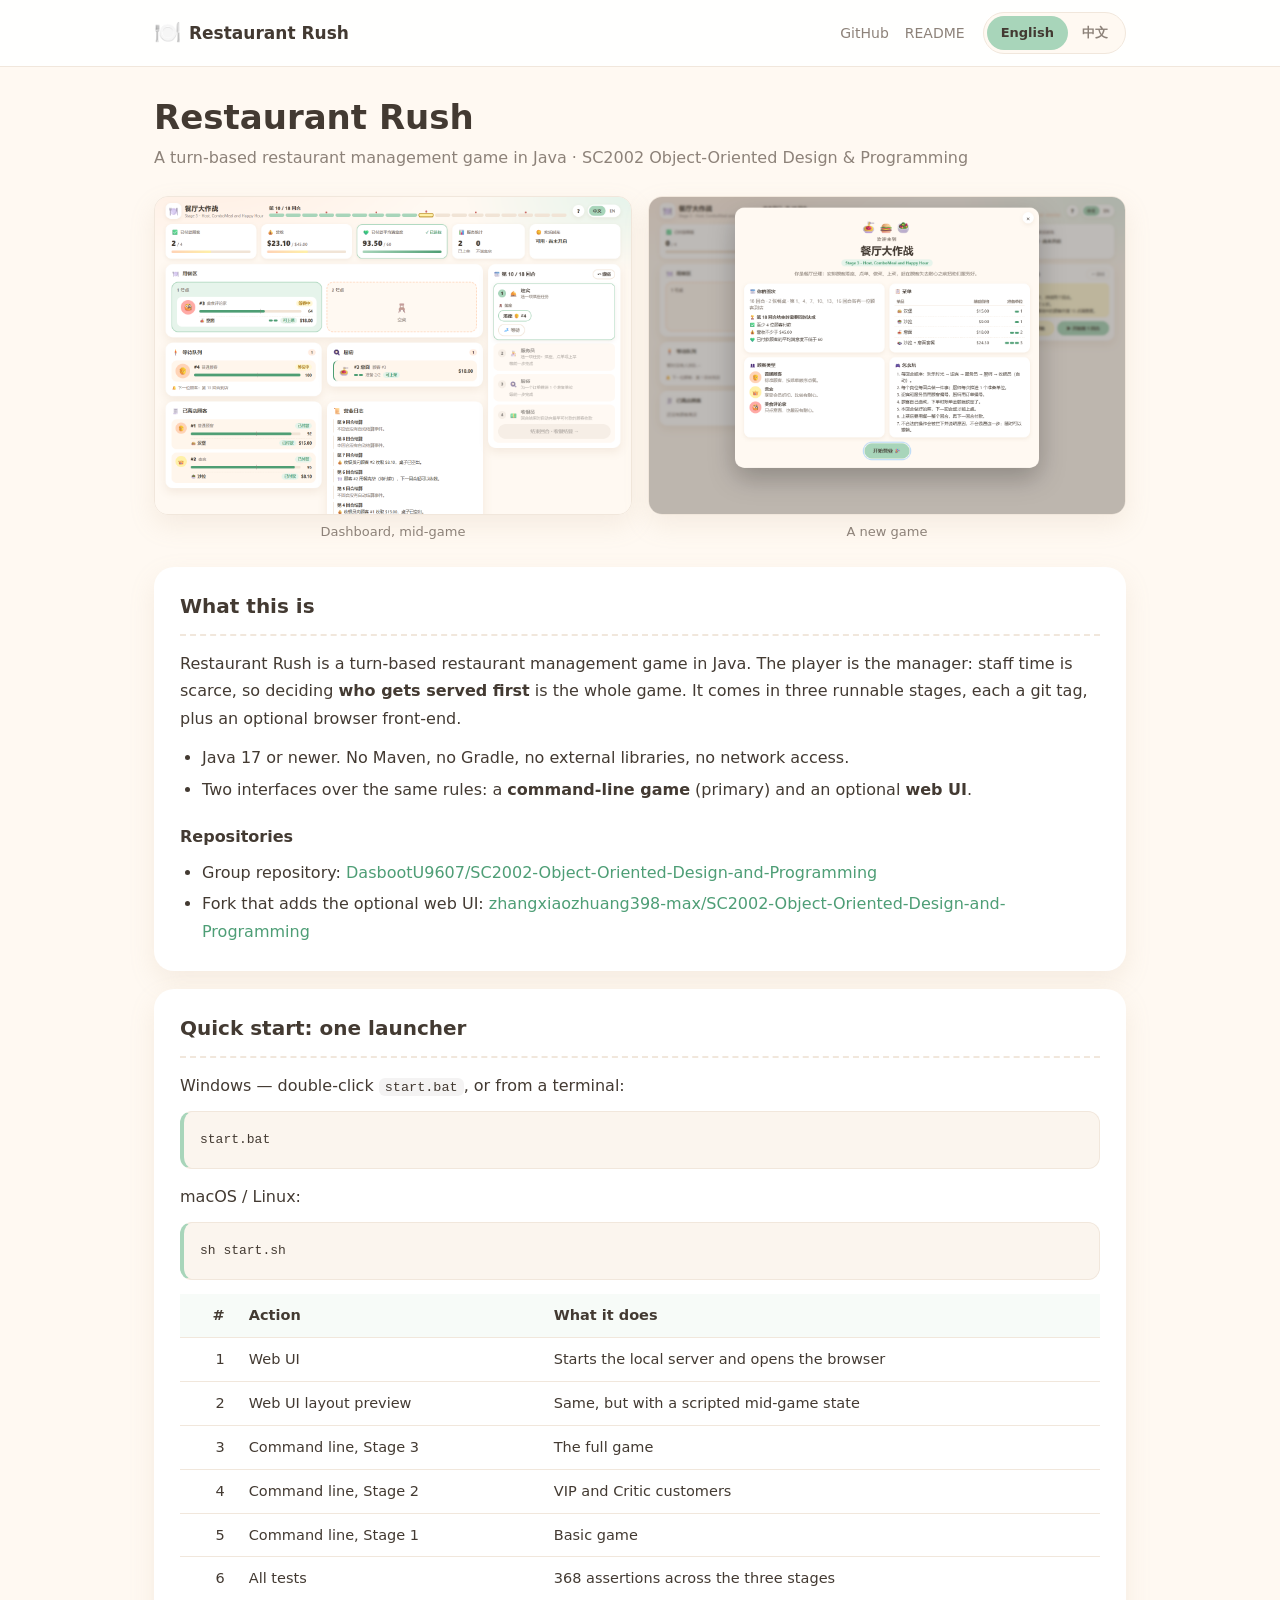
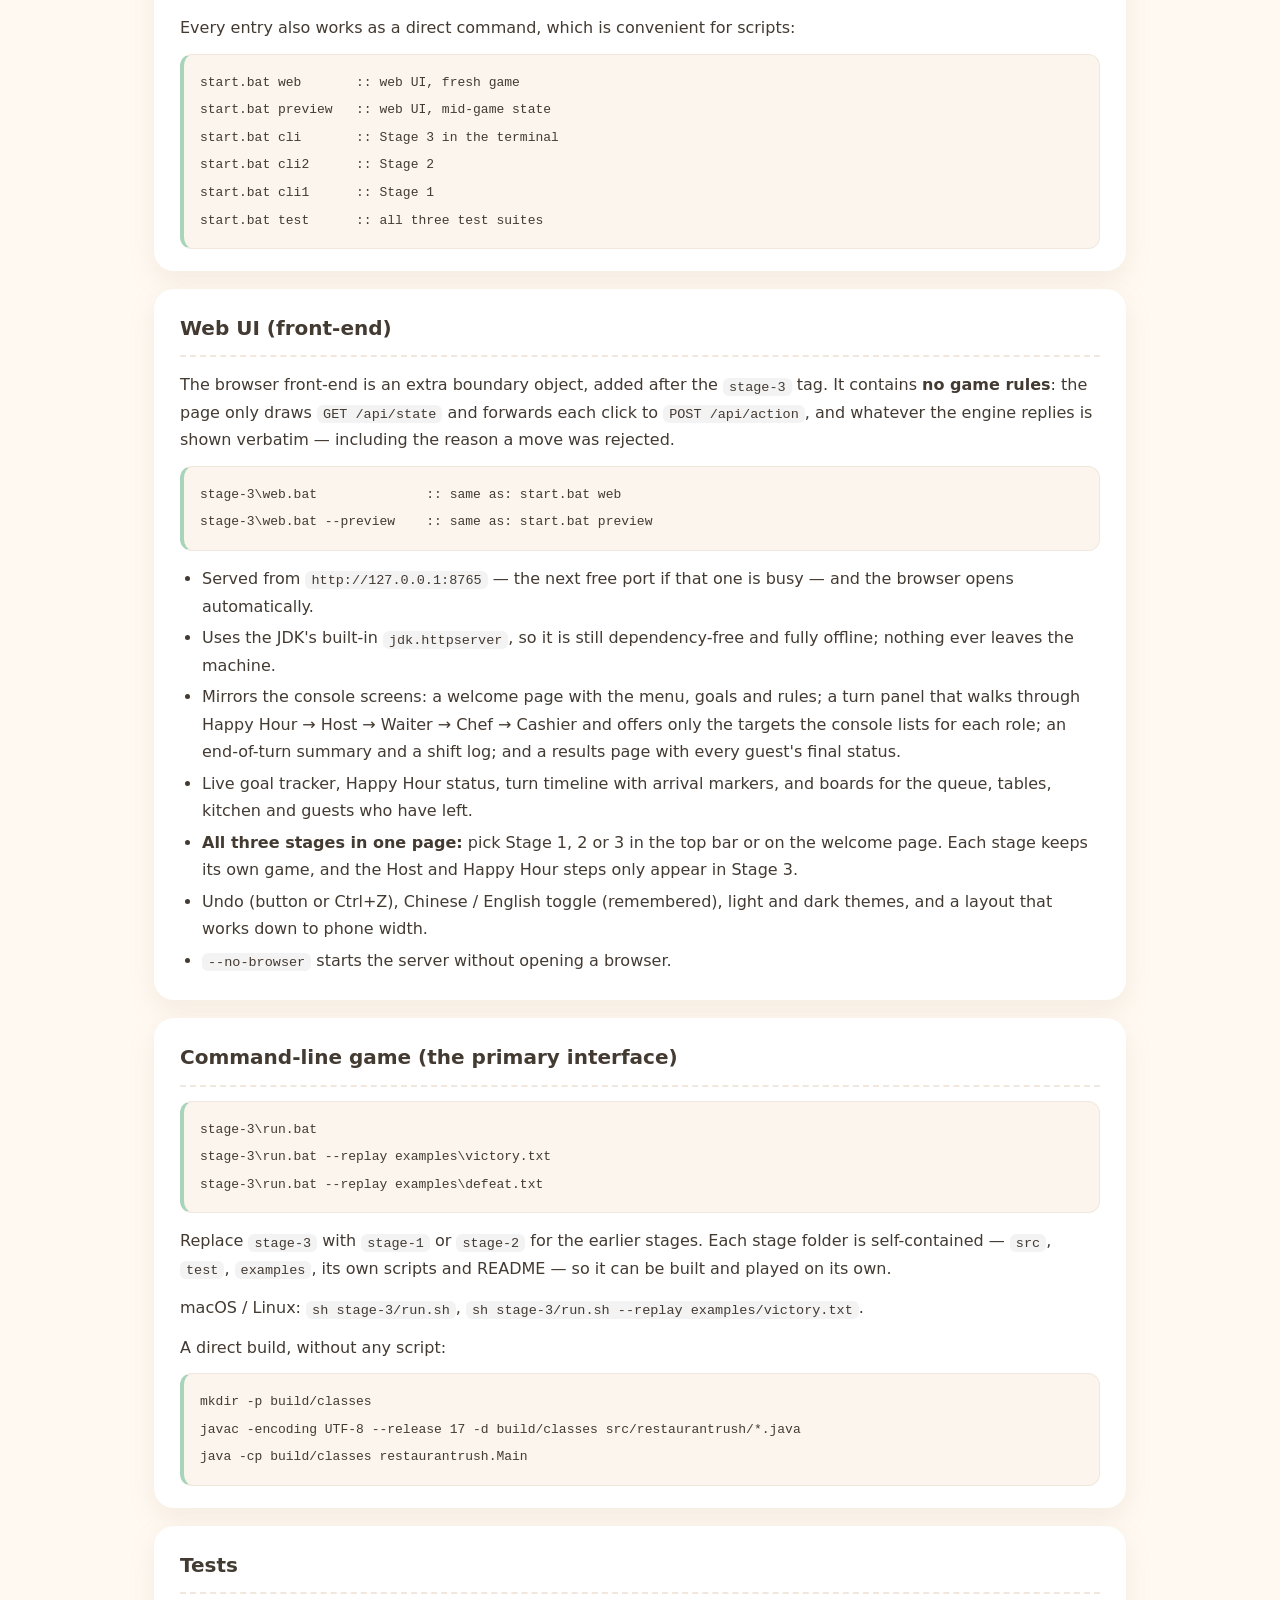
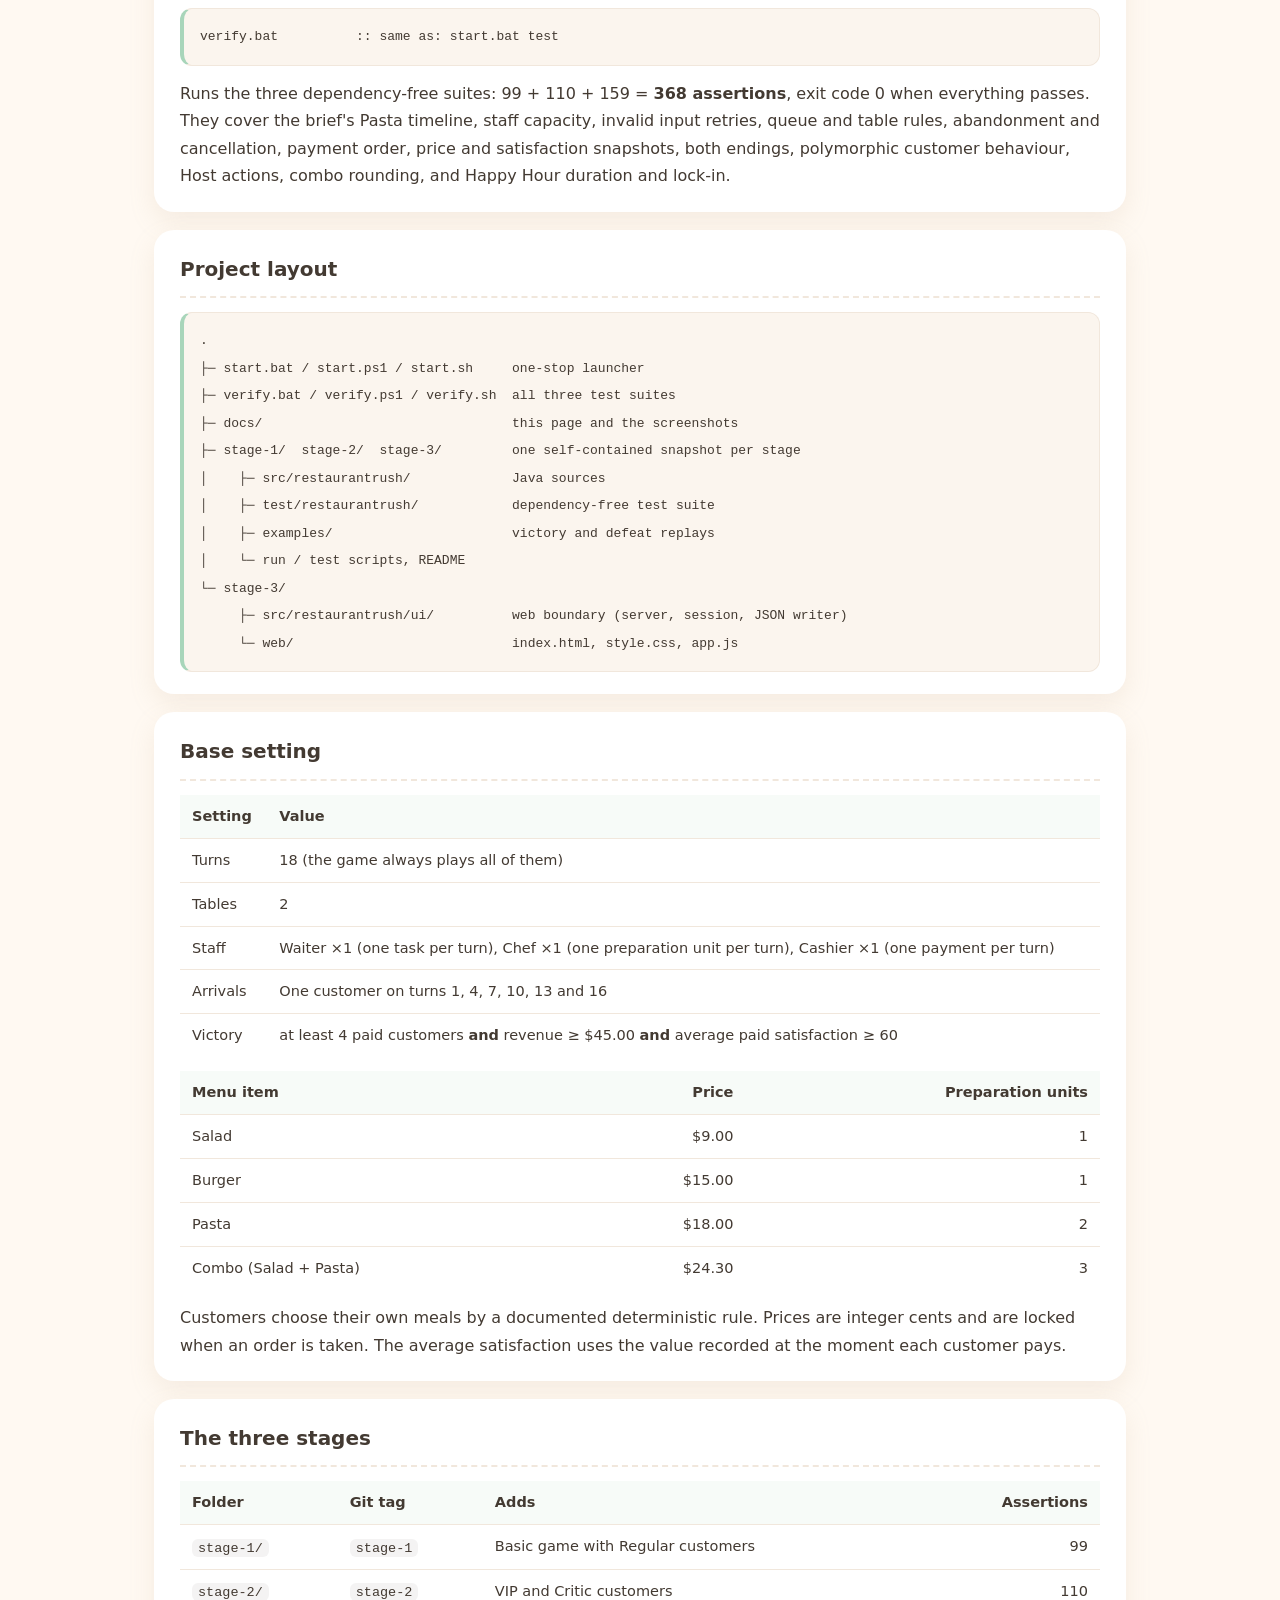
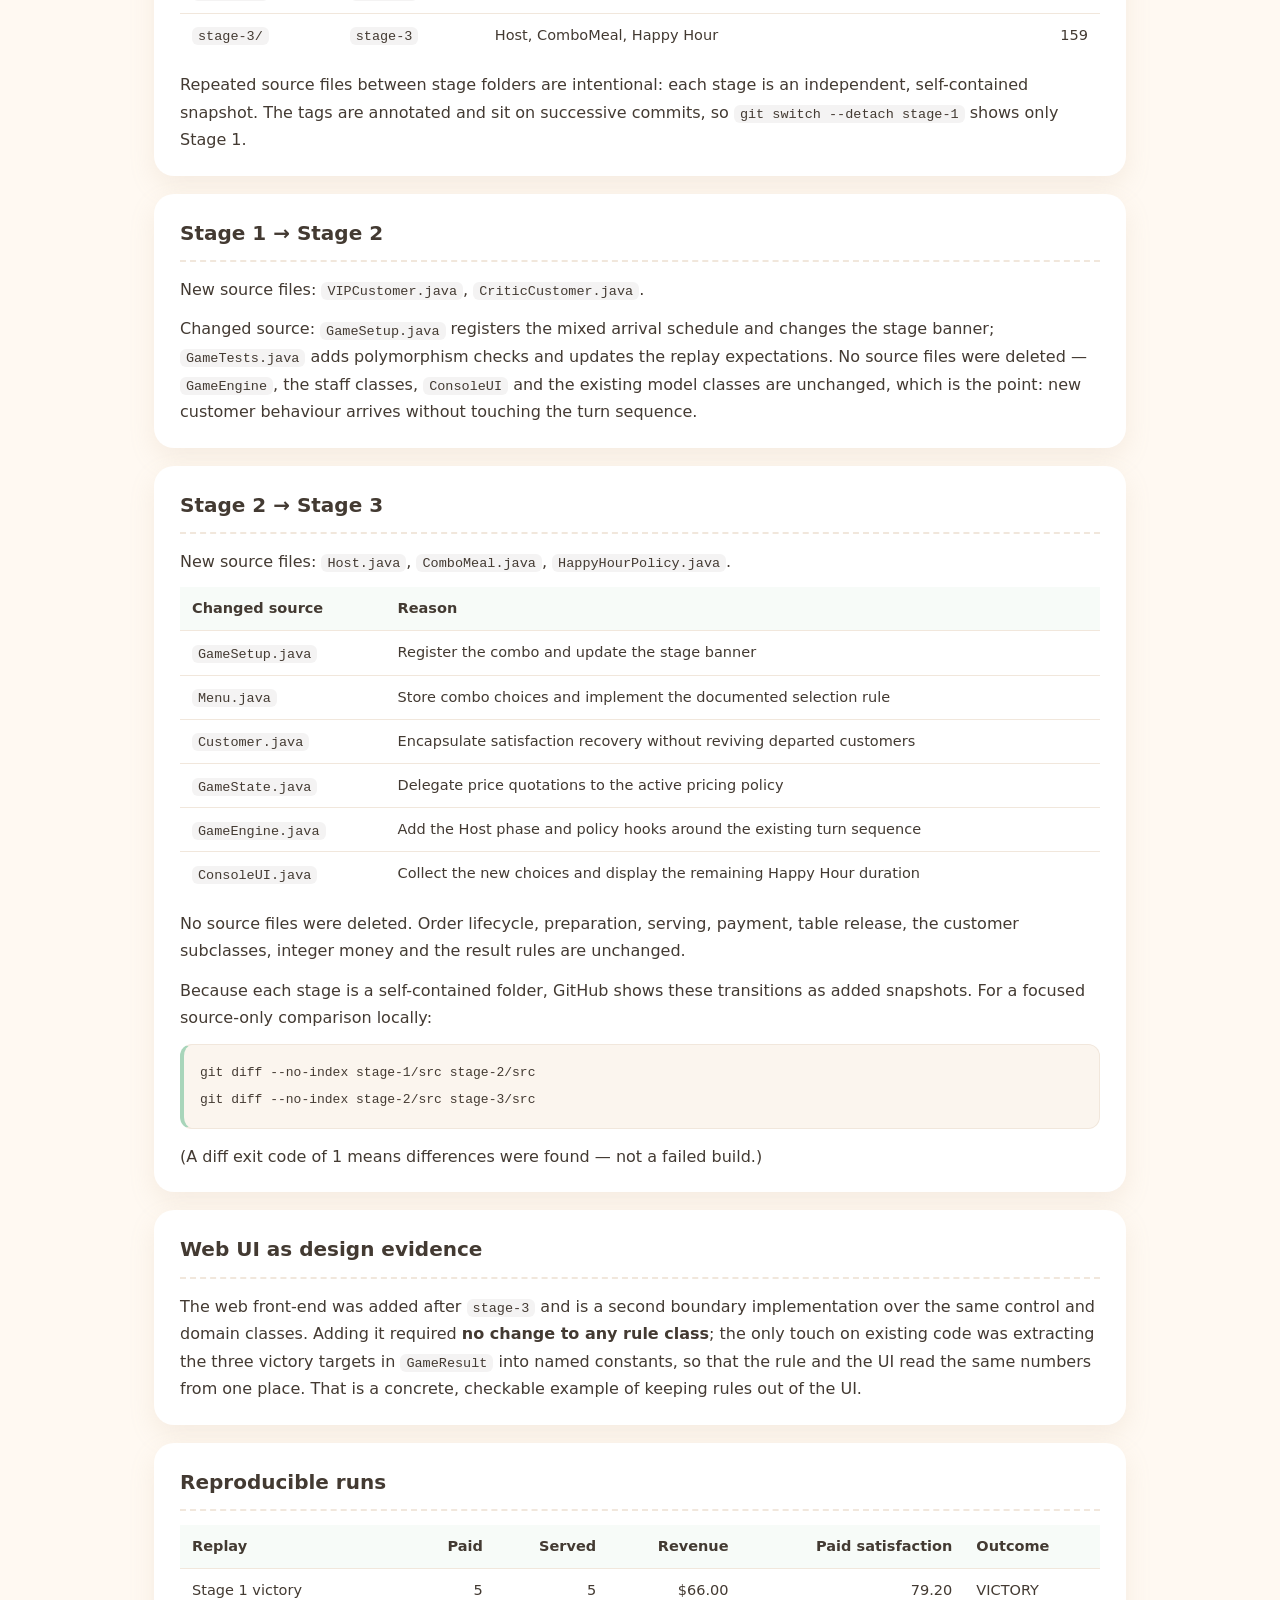
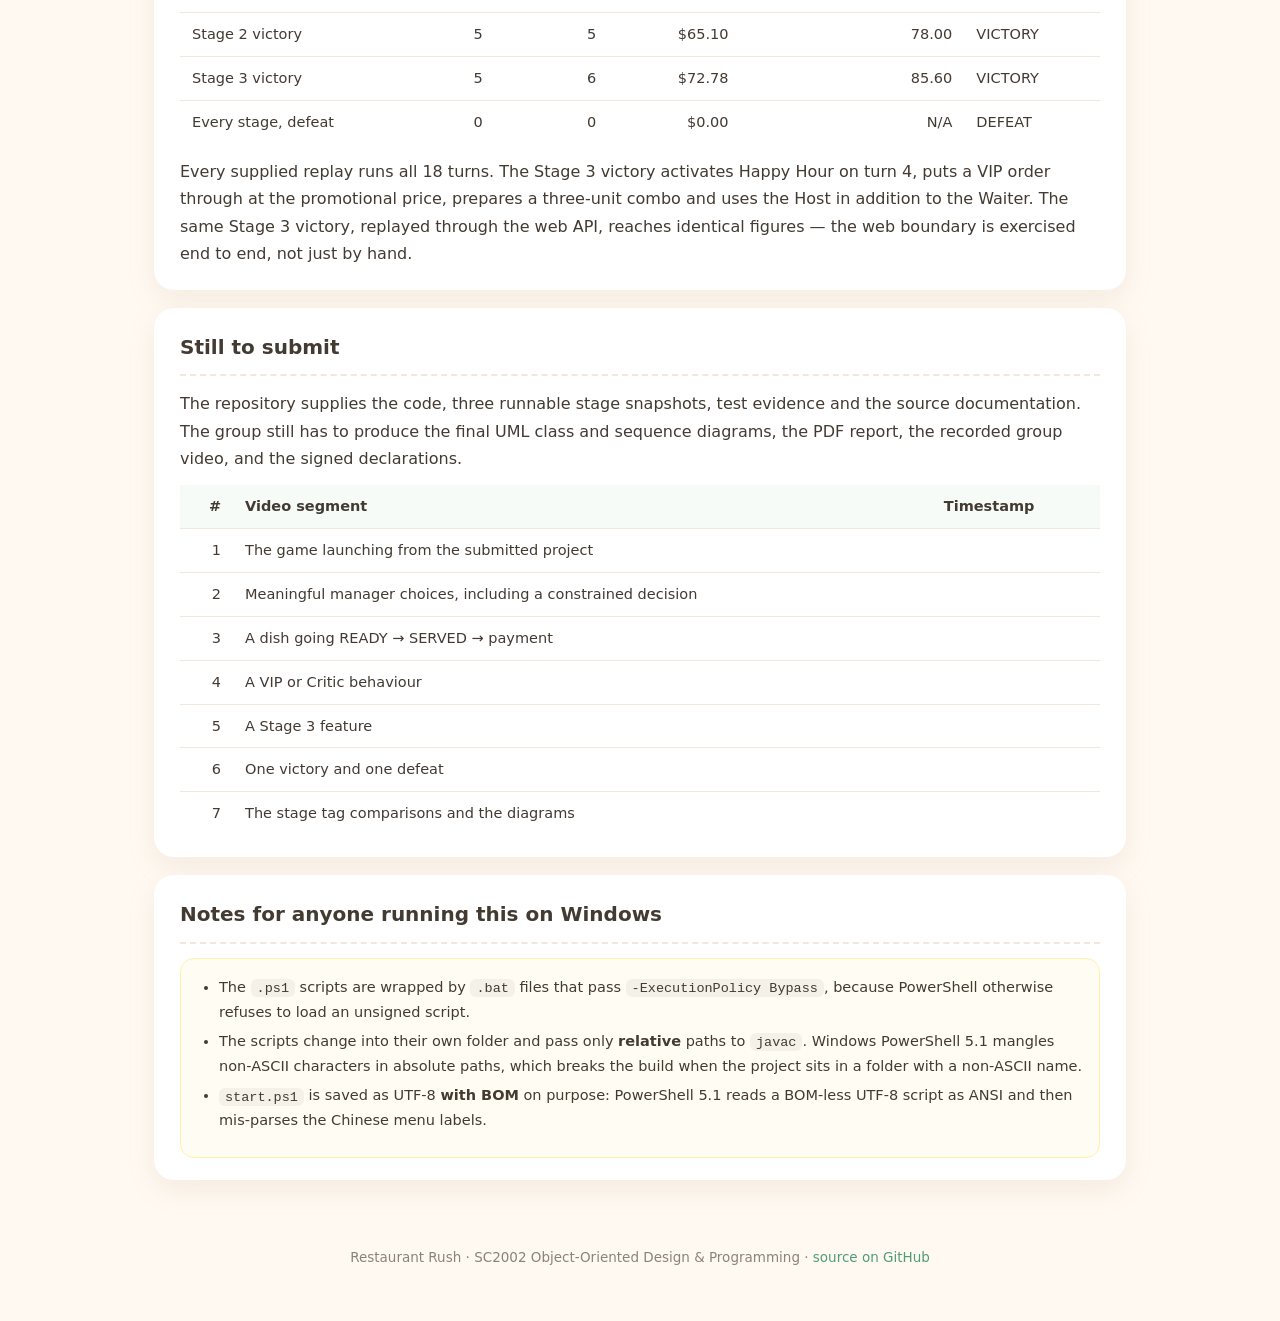
<file: docs/index.html>
<!DOCTYPE html>
<html lang="en">
<head>
<meta charset="utf-8">
<meta name="viewport" content="width=device-width, initial-scale=1">
<meta name="google" content="notranslate">
<title>Restaurant Rush — Project documentation</title>
<meta name="description" content="Restaurant Rush — a turn-based restaurant management game in Java, SC2002 group assignment. Documentation in English and Chinese.">
<style>
  :root {
    --cream: #FFF9F2;
    --card: #FFFFFF;
    --ink: #433A32;
    --ink-soft: #8D8279;
    --mint: #A8D5BA;
    --mint-deep: #4E9E76;
    --peach: #FFD3B6;
    --butter: #FFF1A8;
    --line: #F1E7DC;
    --shadow: 0 10px 26px rgba(189, 160, 130, .15);
    --radius: 20px;
  }
  * { box-sizing: border-box; }
  html { scroll-behavior: smooth; }
  body {
    margin: 0;
    background: var(--cream);
    color: var(--ink);
    font-family: "Segoe UI Variable", "Segoe UI", "Microsoft YaHei UI", "Microsoft YaHei",
                 "PingFang SC", system-ui, -apple-system, sans-serif;
    font-size: 16px;
    line-height: 1.72;
    -webkit-font-smoothing: antialiased;
  }
  /* A language block is hidden with the HTML hidden attribute; make sure no
     display rule can override it. */
  [hidden] { display: none !important; }

  a { color: var(--mint-deep); text-decoration: none; }
  a:hover { text-decoration: underline; }

  /* ---------- header ---------- */
  .site-header {
    position: sticky;
    top: 0;
    z-index: 10;
    background: rgba(255, 255, 255, .92);
    backdrop-filter: blur(8px);
    border-bottom: 1px solid var(--line);
  }
  .header-inner {
    display: flex;
    align-items: center;
    gap: 18px;
    padding-top: 12px;
    padding-bottom: 12px;
  }
  .brand { display: flex; align-items: center; gap: 8px; font-weight: 800; font-size: 17px; }
  .brand .logo { font-size: 22px; }
  .header-links { display: flex; gap: 16px; font-size: 14px; margin-left: auto; }
  .header-links a { color: var(--ink-soft); }
  .header-links a:hover { color: var(--mint-deep); }

  .lang-switch {
    display: flex;
    background: var(--cream);
    border: 1px solid var(--line);
    border-radius: 999px;
    padding: 3px;
    flex: none;
  }
  .lang-switch button {
    border: none;
    background: transparent;
    color: var(--ink-soft);
    font: inherit;
    font-size: 13px;
    font-weight: 700;
    padding: 6px 14px;
    border-radius: 999px;
    cursor: pointer;
    transition: background .15s ease, color .15s ease;
  }
  .lang-switch button:hover { color: var(--ink); }
  .lang-switch button.active { background: var(--mint); color: var(--ink); }

  /* ---------- layout ---------- */
  .wrap { max-width: 1020px; margin: 0 auto; padding-left: 24px; padding-right: 24px; }
  main { padding-top: 30px; padding-bottom: 40px; }

  h1 { font-size: 34px; line-height: 1.2; margin: 0 0 6px; }
  .lede { color: var(--ink-soft); margin: 0 0 24px; font-size: 16px; }

  section {
    background: var(--card);
    border-radius: var(--radius);
    box-shadow: var(--shadow);
    padding: 22px 26px;
    margin-bottom: 18px;
  }
  h2 {
    font-size: 20px;
    margin: 0 0 14px;
    padding-bottom: 10px;
    border-bottom: 2px dashed var(--line);
  }
  h3 { font-size: 16px; margin: 20px 0 8px; }
  section > :last-child { margin-bottom: 0; }
  p { margin: 0 0 12px; }
  ul, ol { margin: 0 0 12px; padding-left: 22px; }
  li { margin: 4px 0; }

  code {
    font-family: "Cascadia Mono", Consolas, "Courier New", monospace;
    font-size: 13.5px;
    background: rgba(67, 58, 50, .06);
    border-radius: 6px;
    padding: 1.5px 6px;
  }
  pre {
    background: #FBF5EE;
    border: 1px solid var(--line);
    border-left: 4px solid var(--mint);
    border-radius: 12px;
    padding: 14px 16px;
    overflow-x: auto;
    margin: 0 0 14px;
  }
  pre code { background: none; padding: 0; font-size: 13px; line-height: 1.6; }

  table {
    width: 100%;
    border-collapse: collapse;
    margin: 0 0 14px;
    font-size: 14.5px;
  }
  th, td { text-align: left; padding: 9px 12px; border-bottom: 1px solid var(--line); vertical-align: top; }
  th { background: #F7FBF8; font-weight: 700; }
  tr:last-child td { border-bottom: none; }
  td.num, th.num { text-align: right; white-space: nowrap; }

  .shots { display: grid; grid-template-columns: 1fr 1fr; gap: 16px; margin: 0 0 24px; }
  figure { margin: 0; }
  figure img {
    width: 100%;
    display: block;
    border-radius: 14px;
    border: 1px solid var(--line);
    box-shadow: var(--shadow);
  }
  figcaption { font-size: 13px; color: var(--ink-soft); text-align: center; margin-top: 6px; }

  .note {
    background: #FFFDF3;
    border: 1px solid var(--butter);
    border-radius: 14px;
    padding: 12px 16px;
    font-size: 14.5px;
  }
  .note p:last-child { margin-bottom: 0; }

  footer { padding: 8px 0 40px; color: var(--ink-soft); font-size: 13.5px; text-align: center; }

  @media (max-width: 760px) {
    .shots { grid-template-columns: 1fr; }
    .header-links { display: none; }
    h1 { font-size: 27px; }
    section { padding: 18px 18px; }
  }
</style>
</head>
<body>

<header class="site-header">
  <div class="wrap header-inner">
    <div class="brand"><span class="logo">🍽️</span><span>Restaurant Rush</span></div>
    <nav class="header-links">
      <a href="https://github.com/zhangxiaozhuang398-max/SC2002-Object-Oriented-Design-and-Programming" target="_blank" rel="noopener">GitHub</a>
      <a href="https://github.com/zhangxiaozhuang398-max/SC2002-Object-Oriented-Design-and-Programming/blob/main/README.md" target="_blank" rel="noopener">README</a>
    </nav>
    <div class="lang-switch" role="group" aria-label="Language / 语言">
      <button type="button" data-lang-btn="en">English</button>
      <button type="button" data-lang-btn="zh">中文</button>
    </div>
  </div>
</header>

<main class="wrap">

<!-- ============================ ENGLISH ============================ -->
<article data-lang="en">

  <h1>Restaurant Rush</h1>
  <p class="lede">A turn-based restaurant management game in Java · SC2002 Object-Oriented Design &amp; Programming</p>

  <div class="shots">
    <figure>
      <img src="ui-dashboard.png" alt="The web UI in the middle of a game">
      <figcaption>Dashboard, mid-game</figcaption>
    </figure>
    <figure>
      <img src="ui-start.png" alt="The web UI at the start of a new game">
      <figcaption>A new game</figcaption>
    </figure>
  </div>

  <section>
    <h2>What this is</h2>
    <p>Restaurant Rush is a turn-based restaurant management game in Java. The player is the
      manager: staff time is scarce, so deciding <strong>who gets served first</strong> is the
      whole game. It comes in three runnable stages, each a git tag, plus an optional browser
      front-end.</p>
    <ul>
      <li>Java 17 or newer. No Maven, no Gradle, no external libraries, no network access.</li>
      <li>Two interfaces over the same rules: a <strong>command-line game</strong> (primary) and an
        optional <strong>web UI</strong>.</li>
    </ul>
    <h3>Repositories</h3>
    <ul>
      <li>Group repository:
        <a href="https://github.com/DasbootU9607/SC2002-Object-Oriented-Design-and-Programming" target="_blank" rel="noopener">DasbootU9607/SC2002-Object-Oriented-Design-and-Programming</a></li>
      <li>Fork that adds the optional web UI:
        <a href="https://github.com/zhangxiaozhuang398-max/SC2002-Object-Oriented-Design-and-Programming" target="_blank" rel="noopener">zhangxiaozhuang398-max/SC2002-Object-Oriented-Design-and-Programming</a></li>
    </ul>
  </section>

  <section>
    <h2>Quick start: one launcher</h2>
    <p>Windows — double-click <code>start.bat</code>, or from a terminal:</p>
    <pre><code>start.bat</code></pre>
    <p>macOS / Linux:</p>
    <pre><code>sh start.sh</code></pre>
    <table>
      <thead><tr><th class="num">#</th><th>Action</th><th>What it does</th></tr></thead>
      <tbody>
        <tr><td class="num">1</td><td>Web UI</td><td>Starts the local server and opens the browser</td></tr>
        <tr><td class="num">2</td><td>Web UI layout preview</td><td>Same, but with a scripted mid-game state</td></tr>
        <tr><td class="num">3</td><td>Command line, Stage 3</td><td>The full game</td></tr>
        <tr><td class="num">4</td><td>Command line, Stage 2</td><td>VIP and Critic customers</td></tr>
        <tr><td class="num">5</td><td>Command line, Stage 1</td><td>Basic game</td></tr>
        <tr><td class="num">6</td><td>All tests</td><td>368 assertions across the three stages</td></tr>
      </tbody>
    </table>
    <p>Every entry also works as a direct command, which is convenient for scripts:</p>
    <pre><code>start.bat web       :: web UI, fresh game
start.bat preview   :: web UI, mid-game state
start.bat cli       :: Stage 3 in the terminal
start.bat cli2      :: Stage 2
start.bat cli1      :: Stage 1
start.bat test      :: all three test suites</code></pre>
  </section>

  <section>
    <h2>Web UI (front-end)</h2>
    <p>The browser front-end is an extra boundary object, added after the <code>stage-3</code> tag.
      It contains <strong>no game rules</strong>: the page only draws <code>GET /api/state</code>
      and forwards each click to <code>POST /api/action</code>, and whatever the engine replies is
      shown verbatim — including the reason a move was rejected.</p>
    <pre><code>stage-3\web.bat              :: same as: start.bat web
stage-3\web.bat --preview    :: same as: start.bat preview</code></pre>
    <ul>
      <li>Served from <code>http://127.0.0.1:8765</code> — the next free port if that one is busy —
        and the browser opens automatically.</li>
      <li>Uses the JDK's built-in <code>jdk.httpserver</code>, so it is still dependency-free and
        fully offline; nothing ever leaves the machine.</li>
      <li>Mirrors the console screens: a welcome page with the menu, goals and rules; a turn
        panel that walks through Happy Hour → Host → Waiter → Chef → Cashier and offers only the
        targets the console lists for each role; an end-of-turn summary and a shift log; and a
        results page with every guest's final status.</li>
      <li>Live goal tracker, Happy Hour status, turn timeline with arrival markers, and boards
        for the queue, tables, kitchen and guests who have left.</li>
      <li><strong>All three stages in one page:</strong> pick Stage 1, 2 or 3 in the top bar or on
        the welcome page. Each stage keeps its own game, and the Host and Happy Hour steps only
        appear in Stage 3.</li>
      <li>Undo (button or Ctrl+Z), Chinese / English toggle (remembered), light and dark themes,
        and a layout that works down to phone width.</li>
      <li><code>--no-browser</code> starts the server without opening a browser.</li>
    </ul>
  </section>

  <section>
    <h2>Command-line game (the primary interface)</h2>
    <pre><code>stage-3\run.bat
stage-3\run.bat --replay examples\victory.txt
stage-3\run.bat --replay examples\defeat.txt</code></pre>
    <p>Replace <code>stage-3</code> with <code>stage-1</code> or <code>stage-2</code> for the
      earlier stages. Each stage folder is self-contained — <code>src</code>, <code>test</code>,
      <code>examples</code>, its own scripts and README — so it can be built and played on its own.</p>
    <p>macOS / Linux: <code>sh stage-3/run.sh</code>,
      <code>sh stage-3/run.sh --replay examples/victory.txt</code>.</p>
    <p>A direct build, without any script:</p>
    <pre><code>mkdir -p build/classes
javac -encoding UTF-8 --release 17 -d build/classes src/restaurantrush/*.java
java -cp build/classes restaurantrush.Main</code></pre>
  </section>

  <section>
    <h2>Tests</h2>
    <pre><code>verify.bat          :: same as: start.bat test</code></pre>
    <p>Runs the three dependency-free suites: 99 + 110 + 159 = <strong>368 assertions</strong>,
      exit code 0 when everything passes. They cover the brief's Pasta timeline, staff capacity,
      invalid input retries, queue and table rules, abandonment and cancellation, payment order,
      price and satisfaction snapshots, both endings, polymorphic customer behaviour, Host actions,
      combo rounding, and Happy Hour duration and lock-in.</p>
  </section>

  <section>
    <h2>Project layout</h2>
    <pre><code>.
├─ start.bat / start.ps1 / start.sh     one-stop launcher
├─ verify.bat / verify.ps1 / verify.sh  all three test suites
├─ docs/                                this page and the screenshots
├─ stage-1/  stage-2/  stage-3/         one self-contained snapshot per stage
│    ├─ src/restaurantrush/             Java sources
│    ├─ test/restaurantrush/            dependency-free test suite
│    ├─ examples/                       victory and defeat replays
│    └─ run / test scripts, README
└─ stage-3/
     ├─ src/restaurantrush/ui/          web boundary (server, session, JSON writer)
     └─ web/                            index.html, style.css, app.js</code></pre>
  </section>

  <section>
    <h2>Base setting</h2>
    <table>
      <thead><tr><th>Setting</th><th>Value</th></tr></thead>
      <tbody>
        <tr><td>Turns</td><td>18 (the game always plays all of them)</td></tr>
        <tr><td>Tables</td><td>2</td></tr>
        <tr><td>Staff</td><td>Waiter ×1 (one task per turn), Chef ×1 (one preparation unit per turn), Cashier ×1 (one payment per turn)</td></tr>
        <tr><td>Arrivals</td><td>One customer on turns 1, 4, 7, 10, 13 and 16</td></tr>
        <tr><td>Victory</td><td>at least 4 paid customers <strong>and</strong> revenue ≥ $45.00 <strong>and</strong> average paid satisfaction ≥ 60</td></tr>
      </tbody>
    </table>
    <table>
      <thead><tr><th>Menu item</th><th class="num">Price</th><th class="num">Preparation units</th></tr></thead>
      <tbody>
        <tr><td>Salad</td><td class="num">$9.00</td><td class="num">1</td></tr>
        <tr><td>Burger</td><td class="num">$15.00</td><td class="num">1</td></tr>
        <tr><td>Pasta</td><td class="num">$18.00</td><td class="num">2</td></tr>
        <tr><td>Combo (Salad + Pasta)</td><td class="num">$24.30</td><td class="num">3</td></tr>
      </tbody>
    </table>
    <p>Customers choose their own meals by a documented deterministic rule. Prices are integer
      cents and are locked when an order is taken. The average satisfaction uses the value recorded
      at the moment each customer pays.</p>
  </section>

  <section>
    <h2>The three stages</h2>
    <table>
      <thead><tr><th>Folder</th><th>Git tag</th><th>Adds</th><th class="num">Assertions</th></tr></thead>
      <tbody>
        <tr><td><code>stage-1/</code></td><td><code>stage-1</code></td><td>Basic game with Regular customers</td><td class="num">99</td></tr>
        <tr><td><code>stage-2/</code></td><td><code>stage-2</code></td><td>VIP and Critic customers</td><td class="num">110</td></tr>
        <tr><td><code>stage-3/</code></td><td><code>stage-3</code></td><td>Host, ComboMeal, Happy Hour</td><td class="num">159</td></tr>
      </tbody>
    </table>
    <p>Repeated source files between stage folders are intentional: each stage is an independent,
      self-contained snapshot. The tags are annotated and sit on successive commits, so
      <code>git switch --detach stage-1</code> shows only Stage 1.</p>
  </section>

  <section>
    <h2>Stage 1 → Stage 2</h2>
    <p>New source files: <code>VIPCustomer.java</code>, <code>CriticCustomer.java</code>.</p>
    <p>Changed source: <code>GameSetup.java</code> registers the mixed arrival schedule and changes
      the stage banner; <code>GameTests.java</code> adds polymorphism checks and updates the replay
      expectations. No source files were deleted — <code>GameEngine</code>, the staff classes,
      <code>ConsoleUI</code> and the existing model classes are unchanged, which is the point: new
      customer behaviour arrives without touching the turn sequence.</p>
  </section>

  <section>
    <h2>Stage 2 → Stage 3</h2>
    <p>New source files: <code>Host.java</code>, <code>ComboMeal.java</code>,
      <code>HappyHourPolicy.java</code>.</p>
    <table>
      <thead><tr><th>Changed source</th><th>Reason</th></tr></thead>
      <tbody>
        <tr><td><code>GameSetup.java</code></td><td>Register the combo and update the stage banner</td></tr>
        <tr><td><code>Menu.java</code></td><td>Store combo choices and implement the documented selection rule</td></tr>
        <tr><td><code>Customer.java</code></td><td>Encapsulate satisfaction recovery without reviving departed customers</td></tr>
        <tr><td><code>GameState.java</code></td><td>Delegate price quotations to the active pricing policy</td></tr>
        <tr><td><code>GameEngine.java</code></td><td>Add the Host phase and policy hooks around the existing turn sequence</td></tr>
        <tr><td><code>ConsoleUI.java</code></td><td>Collect the new choices and display the remaining Happy Hour duration</td></tr>
      </tbody>
    </table>
    <p>No source files were deleted. Order lifecycle, preparation, serving, payment, table release,
      the customer subclasses, integer money and the result rules are unchanged.</p>
    <p>Because each stage is a self-contained folder, GitHub shows these transitions as added
      snapshots. For a focused source-only comparison locally:</p>
    <pre><code>git diff --no-index stage-1/src stage-2/src
git diff --no-index stage-2/src stage-3/src</code></pre>
    <p>(A diff exit code of 1 means differences were found — not a failed build.)</p>
  </section>

  <section>
    <h2>Web UI as design evidence</h2>
    <p>The web front-end was added after <code>stage-3</code> and is a second boundary
      implementation over the same control and domain classes. Adding it required <strong>no change
      to any rule class</strong>; the only touch on existing code was extracting the three victory
      targets in <code>GameResult</code> into named constants, so that the rule and the UI read the
      same numbers from one place. That is a concrete, checkable example of keeping rules out of
      the UI.</p>
  </section>

  <section>
    <h2>Reproducible runs</h2>
    <table>
      <thead><tr><th>Replay</th><th class="num">Paid</th><th class="num">Served</th><th class="num">Revenue</th><th class="num">Paid satisfaction</th><th>Outcome</th></tr></thead>
      <tbody>
        <tr><td>Stage 1 victory</td><td class="num">5</td><td class="num">5</td><td class="num">$66.00</td><td class="num">79.20</td><td>VICTORY</td></tr>
        <tr><td>Stage 2 victory</td><td class="num">5</td><td class="num">5</td><td class="num">$65.10</td><td class="num">78.00</td><td>VICTORY</td></tr>
        <tr><td>Stage 3 victory</td><td class="num">5</td><td class="num">6</td><td class="num">$72.78</td><td class="num">85.60</td><td>VICTORY</td></tr>
        <tr><td>Every stage, defeat</td><td class="num">0</td><td class="num">0</td><td class="num">$0.00</td><td class="num">N/A</td><td>DEFEAT</td></tr>
      </tbody>
    </table>
    <p>Every supplied replay runs all 18 turns. The Stage 3 victory activates Happy Hour on turn 4,
      puts a VIP order through at the promotional price, prepares a three-unit combo and uses the
      Host in addition to the Waiter. The same Stage 3 victory, replayed through the web API,
      reaches identical figures — the web boundary is exercised end to end, not just by hand.</p>
  </section>

  <section>
    <h2>Still to submit</h2>
    <p>The repository supplies the code, three runnable stage snapshots, test evidence and the
      source documentation. The group still has to produce the final UML class and sequence
      diagrams, the PDF report, the recorded group video, and the signed declarations.</p>
    <table>
      <thead><tr><th class="num">#</th><th>Video segment</th><th>Timestamp</th></tr></thead>
      <tbody>
        <tr><td class="num">1</td><td>The game launching from the submitted project</td><td></td></tr>
        <tr><td class="num">2</td><td>Meaningful manager choices, including a constrained decision</td><td></td></tr>
        <tr><td class="num">3</td><td>A dish going READY → SERVED → payment</td><td></td></tr>
        <tr><td class="num">4</td><td>A VIP or Critic behaviour</td><td></td></tr>
        <tr><td class="num">5</td><td>A Stage 3 feature</td><td></td></tr>
        <tr><td class="num">6</td><td>One victory and one defeat</td><td></td></tr>
        <tr><td class="num">7</td><td>The stage tag comparisons and the diagrams</td><td></td></tr>
      </tbody>
    </table>
  </section>

  <section>
    <h2>Notes for anyone running this on Windows</h2>
    <div class="note">
      <ul>
        <li>The <code>.ps1</code> scripts are wrapped by <code>.bat</code> files that pass
          <code>-ExecutionPolicy Bypass</code>, because PowerShell otherwise refuses to load an
          unsigned script.</li>
        <li>The scripts change into their own folder and pass only <strong>relative</strong> paths to
          <code>javac</code>. Windows PowerShell 5.1 mangles non-ASCII characters in absolute paths,
          which breaks the build when the project sits in a folder with a non-ASCII name.</li>
        <li><code>start.ps1</code> is saved as UTF-8 <strong>with BOM</strong> on purpose:
          PowerShell 5.1 reads a BOM-less UTF-8 script as ANSI and then mis-parses the Chinese
          menu labels.</li>
      </ul>
    </div>
  </section>

</article>

<!-- ============================ 中文 ============================ -->
<article data-lang="zh" hidden>

  <h1>Restaurant Rush</h1>
  <p class="lede">用 Java 写的回合制餐厅经营游戏 · SC2002 面向对象设计与编程</p>

  <div class="shots">
    <figure>
      <img src="ui-dashboard.png" alt="网页版界面，游戏进行中">
      <figcaption>游戏面板（中局）</figcaption>
    </figure>
    <figure>
      <img src="ui-start.png" alt="网页版界面，全新开局">
      <figcaption>全新开局</figcaption>
    </figure>
  </div>

  <section>
    <h2>这是什么</h2>
    <p>Restaurant Rush 是一个用 Java 写的回合制餐厅经营游戏。玩家扮演经理：员工的时间极其
      有限，所以<strong>先服务谁</strong>就是整个游戏的博弈点。项目包含三个可独立运行的阶段
      （各对应一个 git tag），以及一个可选的浏览器前端。</p>
    <ul>
      <li>Java 17 或更高版本。不需要 Maven、Gradle、任何外部库，也不需要联网。</li>
      <li>两套界面共用同一份规则：<strong>命令行版</strong>（正式入口）和可选的<strong>网页版</strong>。</li>
    </ul>
    <h3>仓库地址</h3>
    <ul>
      <li>小组仓库：
        <a href="https://github.com/DasbootU9607/SC2002-Object-Oriented-Design-and-Programming" target="_blank" rel="noopener">DasbootU9607/SC2002-Object-Oriented-Design-and-Programming</a></li>
      <li>增加了网页版的分支仓库：
        <a href="https://github.com/zhangxiaozhuang398-max/SC2002-Object-Oriented-Design-and-Programming" target="_blank" rel="noopener">zhangxiaozhuang398-max/SC2002-Object-Oriented-Design-and-Programming</a></li>
    </ul>
  </section>

  <section>
    <h2>快速开始：一个启动器</h2>
    <p>Windows —— 双击 <code>start.bat</code>，或在终端里执行：</p>
    <pre><code>start.bat</code></pre>
    <p>macOS / Linux：</p>
    <pre><code>sh start.sh</code></pre>
    <table>
      <thead><tr><th class="num">序号</th><th>功能</th><th>说明</th></tr></thead>
      <tbody>
        <tr><td class="num">1</td><td>网页版</td><td>启动本地服务并自动打开浏览器</td></tr>
        <tr><td class="num">2</td><td>网页版布局预览</td><td>同上，但用脚本化的中局状态，方便截图</td></tr>
        <tr><td class="num">3</td><td>命令行 Stage 3</td><td>完整版游戏</td></tr>
        <tr><td class="num">4</td><td>命令行 Stage 2</td><td>含 VIP 与 Critic 顾客</td></tr>
        <tr><td class="num">5</td><td>命令行 Stage 1</td><td>基础版游戏</td></tr>
        <tr><td class="num">6</td><td>跑全部测试</td><td>三个阶段共 368 条断言</td></tr>
      </tbody>
    </table>
    <p>每个入口也能直接指定，写脚本时很方便：</p>
    <pre><code>start.bat web       :: 网页版，新开一局
start.bat preview   :: 网页版，中局状态
start.bat cli       :: 命令行 Stage 3
start.bat cli2      :: Stage 2
start.bat cli1      :: Stage 1
start.bat test      :: 跑全部测试</code></pre>
  </section>

  <section>
    <h2>网页版（前端）</h2>
    <p>浏览器前端是一个额外的 boundary 对象，在 <code>stage-3</code> tag 之后追加。它
      <strong>完全不包含游戏规则</strong>：页面只负责渲染 <code>GET /api/state</code>，并把每次
      点击转发到 <code>POST /api/action</code>；引擎返回什么就显示什么——包括"为什么这一步不
      合法"的原始原因。</p>
    <pre><code>stage-3\web.bat              :: 等同 start.bat web
stage-3\web.bat --preview    :: 等同 start.bat preview</code></pre>
    <ul>
      <li>地址是 <code>http://127.0.0.1:8765</code>（被占用则自动顺延到下一个空闲端口），并
        自动打开浏览器。</li>
      <li>用的是 JDK 自带的 <code>jdk.httpserver</code>，所以依然零依赖、完全离线，数据不出
        本机。</li>
      <li>与命令行界面一一对应：开局有欢迎页（菜单、目标、玩法）；回合面板按 欢乐时光 → 迎宾 →
        服务员 → 厨师 → 收银员 的顺序逐步进行，每个岗位只列出命令行同样会提示的可选目标；
        每回合有结算小结和营业日志；终局有结算页，列出每位顾客的最终状态。</li>
      <li>实时目标进度（付款人数、营收、平均满意度）、欢乐时光状态、带到店标记的回合时间轴，以及
        等待队列、餐桌、厨房、已离店顾客面板。</li>
      <li><strong>三个关卡都能在网页里玩：</strong>在顶栏或欢迎页选择关卡 1 / 2 / 3，每个关卡的进度
        分开保存；迎宾和欢乐时光只在关卡 3 出现。</li>
      <li>支持撤销（按钮或 Ctrl+Z）、中英切换（会被记住）、浅色 / 深色主题，手机宽度也能正常使用。</li>
      <li><code>--no-browser</code> 只起服务不开浏览器。</li>
    </ul>
  </section>

  <section>
    <h2>命令行版（正式入口）</h2>
    <pre><code>stage-3\run.bat
stage-3\run.bat --replay examples\victory.txt
stage-3\run.bat --replay examples\defeat.txt</code></pre>
    <p>把 <code>stage-3</code> 换成 <code>stage-1</code> 或 <code>stage-2</code> 即可运行早期
      阶段。每个阶段目录都是自包含的——<code>src</code>、<code>test</code>、
      <code>examples</code>、各自的脚本和 README——可以单独编译单独跑。</p>
    <p>macOS / Linux：<code>sh stage-3/run.sh</code>、
      <code>sh stage-3/run.sh --replay examples/victory.txt</code>。</p>
    <p>不借助任何脚本，直接编译运行：</p>
    <pre><code>mkdir -p build/classes
javac -encoding UTF-8 --release 17 -d build/classes src/restaurantrush/*.java
java -cp build/classes restaurantrush.Main</code></pre>
  </section>

  <section>
    <h2>测试</h2>
    <pre><code>verify.bat          :: 等同 start.bat test</code></pre>
    <p>依次运行三套不依赖任何框架的测试：99 + 110 + 159 = <strong>368 条断言</strong>，全部
      通过时退出码为 0。覆盖内容包括：作业原文的 Pasta 时间线、员工任务上限、非法输入重试、
      队列与桌子规则、顾客放弃与订单取消、付款顺序、价格与满意度快照、两种结局、顾客多态行为、
      Host 的独立任务、Combo 舍入、以及 Happy Hour 的持续回合与锁价。</p>
  </section>

  <section>
    <h2>目录结构</h2>
    <pre><code>.
├─ start.bat / start.ps1 / start.sh     一键启动器
├─ verify.bat / verify.ps1 / verify.sh  三套测试
├─ docs/                                本页与截图
├─ stage-1/  stage-2/  stage-3/         每个阶段一份自包含快照
│    ├─ src/restaurantrush/             Java 源码
│    ├─ test/restaurantrush/            免框架测试
│    ├─ examples/                       胜利与失败的回放脚本
│    └─ 运行 / 测试脚本、README
└─ stage-3/
     ├─ src/restaurantrush/ui/          网页 boundary（服务、会话、JSON 写出）
     └─ web/                            index.html、style.css、app.js</code></pre>
  </section>

  <section>
    <h2>基础设定</h2>
    <table>
      <thead><tr><th>项目</th><th>数值</th></tr></thead>
      <tbody>
        <tr><td>回合</td><td>18 回合（每局必定跑满）</td></tr>
        <tr><td>桌子</td><td>2 张</td></tr>
        <tr><td>员工</td><td>服务生 ×1（每回合 1 个任务）、厨师 ×1（每回合 1 个准备单位）、收银员 ×1（每回合收 1 笔钱）</td></tr>
        <tr><td>到店</td><td>第 1、4、7、10、13、16 回合各来一位顾客</td></tr>
        <tr><td>胜利条件</td><td>付款人数 ≥ 4 <strong>且</strong> 营收 ≥ $45.00 <strong>且</strong> 已付款顾客平均满意度 ≥ 60</td></tr>
      </tbody>
    </table>
    <table>
      <thead><tr><th>菜品</th><th class="num">价格</th><th class="num">准备单位</th></tr></thead>
      <tbody>
        <tr><td>Salad（沙拉）</td><td class="num">$9.00</td><td class="num">1</td></tr>
        <tr><td>Burger（汉堡）</td><td class="num">$15.00</td><td class="num">1</td></tr>
        <tr><td>Pasta（意面）</td><td class="num">$18.00</td><td class="num">2</td></tr>
        <tr><td>Combo（沙拉 + 意面）</td><td class="num">$24.30</td><td class="num">3</td></tr>
      </tbody>
    </table>
    <p>顾客按文档化的确定性规则自己点单。金额一律以整数分存储，并在下单瞬间锁价。平均满意度
      用的是每位顾客<strong>付款那一刻</strong>记录的满意度。</p>
  </section>

  <section>
    <h2>三个阶段</h2>
    <table>
      <thead><tr><th>目录</th><th>Git tag</th><th>新增内容</th><th class="num">断言数</th></tr></thead>
      <tbody>
        <tr><td><code>stage-1/</code></td><td><code>stage-1</code></td><td>只有 Regular 顾客的基础游戏</td><td class="num">99</td></tr>
        <tr><td><code>stage-2/</code></td><td><code>stage-2</code></td><td>VIP 与 Critic 顾客</td><td class="num">110</td></tr>
        <tr><td><code>stage-3/</code></td><td><code>stage-3</code></td><td>Host、ComboMeal、Happy Hour</td><td class="num">159</td></tr>
      </tbody>
    </table>
    <p>阶段目录之间重复的源码是刻意为之：每个阶段都是一份独立、自包含的快照。三个 tag 都是
      annotated tag，落在依次递进的提交上，所以 <code>git switch --detach stage-1</code> 看到的
      就是纯 Stage 1。</p>
  </section>

  <section>
    <h2>Stage 1 → Stage 2</h2>
    <p>新增源码：<code>VIPCustomer.java</code>、<code>CriticCustomer.java</code>。</p>
    <p>修改源码：<code>GameSetup.java</code> 注册混合到来顺序并更新阶段横幅；
      <code>GameTests.java</code> 增加多态检查并更新回放期望值。没有删除任何文件——
      <code>GameEngine</code>、各员工类、<code>ConsoleUI</code> 和既有的模型类都没有改动，
      这正是重点：新增顾客行为不需要碰回合时序。</p>
  </section>

  <section>
    <h2>Stage 2 → Stage 3</h2>
    <p>新增源码：<code>Host.java</code>、<code>ComboMeal.java</code>、<code>HappyHourPolicy.java</code>。</p>
    <table>
      <thead><tr><th>修改的源码</th><th>原因</th></tr></thead>
      <tbody>
        <tr><td><code>GameSetup.java</code></td><td>注册 Combo，并更新阶段横幅</td></tr>
        <tr><td><code>Menu.java</code></td><td>保存 Combo 选项并实现文档化的选择规则</td></tr>
        <tr><td><code>Customer.java</code></td><td>把满意度恢复封装起来，且不会让已离店顾客复活</td></tr>
        <tr><td><code>GameState.java</code></td><td>把报价委托给当前生效的定价策略</td></tr>
        <tr><td><code>GameEngine.java</code></td><td>在原有时序外补充 Host 阶段与策略钩子</td></tr>
        <tr><td><code>ConsoleUI.java</code></td><td>收集新决策并显示欢乐时光剩余回合</td></tr>
      </tbody>
    </table>
    <p>未删除任何文件。订单生命周期、备餐、上菜、付款、释放桌子、顾客子类、整数金额与结果判定
      规则均未改动。</p>
    <p>因为每个阶段是自包含目录，GitHub 会把这两次演进显示成"新增快照"。想只看源码差异，
      可在本地执行：</p>
    <pre><code>git diff --no-index stage-1/src stage-2/src
git diff --no-index stage-2/src stage-3/src</code></pre>
    <p>（退出码为 1 只表示"发现差异"，不是构建失败。）</p>
  </section>

  <section>
    <h2>网页版作为设计证据</h2>
    <p>网页前端在 <code>stage-3</code> 之后追加，是在同一套 control 与 domain 类之上的
      <strong>第二个 boundary 实现</strong>。加入它<strong>没有改动任何规则类</strong>；唯一动到
      既有代码的地方，是把 <code>GameResult</code> 里的三个胜利目标抽取成具名常量，好让规则和
      界面从同一处读取同样的数字。这是"规则不进入 UI"的一个具体、可检查的例子。</p>
  </section>

  <section>
    <h2>可复现的运行结果</h2>
    <table>
      <thead><tr><th>回放</th><th class="num">付款</th><th class="num">已上菜</th><th class="num">营收</th><th class="num">平均满意度</th><th>结果</th></tr></thead>
      <tbody>
        <tr><td>Stage 1 胜利</td><td class="num">5</td><td class="num">5</td><td class="num">$66.00</td><td class="num">79.20</td><td>VICTORY</td></tr>
        <tr><td>Stage 2 胜利</td><td class="num">5</td><td class="num">5</td><td class="num">$65.10</td><td class="num">78.00</td><td>VICTORY</td></tr>
        <tr><td>Stage 3 胜利</td><td class="num">5</td><td class="num">6</td><td class="num">$72.78</td><td class="num">85.60</td><td>VICTORY</td></tr>
        <tr><td>每个阶段的失败局</td><td class="num">0</td><td class="num">0</td><td class="num">$0.00</td><td class="num">N/A</td><td>DEFEAT</td></tr>
      </tbody>
    </table>
    <p>所有提供的回放都会跑满 18 回合。Stage 3 的胜利局在第 4 回合开启欢乐时光、让一张 VIP
      订单按促销价成交、完成一份三单位的 Combo，并且同时使用了 Host 和服务生。同一场 Stage 3
      胜利通过网页 API 重新跑一遍，得到的数字完全一致——说明网页 boundary 是被真正端到端验证
      过的。</p>
  </section>

  <section>
    <h2>还需提交的材料</h2>
    <p>仓库提供代码、三份可运行的阶段快照、测试证据和源码文档。小组还需要完成：最终的 UML
      类图与序列图、PDF 报告、录制的讲解视频，以及签名的原创声明与 GAI 使用声明。</p>
    <table>
      <thead><tr><th class="num">#</th><th>视频分段</th><th>时间戳</th></tr></thead>
      <tbody>
        <tr><td class="num">1</td><td>从提交的项目启动游戏</td><td></td></tr>
        <tr><td class="num">2</td><td>有意义的经理选择，含一次受资源限制的决策</td><td></td></tr>
        <tr><td class="num">3</td><td>一道菜从 READY → SERVED → 付款</td><td></td></tr>
        <tr><td class="num">4</td><td>VIP 或 Critic 的行为</td><td></td></tr>
        <tr><td class="num">5</td><td>一个 Stage 3 特性</td><td></td></tr>
        <tr><td class="num">6</td><td>一次胜利与一次失败</td><td></td></tr>
        <tr><td class="num">7</td><td>三个阶段 tag 的对比与图</td><td></td></tr>
      </tbody>
    </table>
  </section>

  <section>
    <h2>在 Windows 上运行时的三点说明</h2>
    <div class="note">
      <ul>
        <li>所有 <code>.ps1</code> 都配了 <code>.bat</code> 包装，并传入
          <code>-ExecutionPolicy Bypass</code>——否则 PowerShell 会以"脚本未签名"为由拒绝加载。</li>
        <li>脚本都会先切换到自身目录，并且只把<strong>相对路径</strong>传给 <code>javac</code>。
          Windows PowerShell 5.1 会把绝对路径里的非 ASCII 字符转坏，当项目位于中文目录下时
          构建会失败。</li>
        <li><code>start.ps1</code> 刻意存成<strong>带 BOM 的 UTF-8</strong>：PowerShell 5.1 会把
          不带 BOM 的 UTF-8 当作 ANSI 读取，从而解析不了中文菜单标签。</li>
      </ul>
    </div>
  </section>

</article>

</main>

<footer class="wrap">
  <p>Restaurant Rush · SC2002 Object-Oriented Design &amp; Programming · <a href="https://github.com/zhangxiaozhuang398-max/SC2002-Object-Oriented-Design-and-Programming" target="_blank" rel="noopener">source on GitHub</a></p>
</footer>

<script>
(function () {
  var KEY = 'rr-doc-lang';

  function store(lang) {
    try { localStorage.setItem(KEY, lang); } catch (error) { /* file:// or private mode */ }
  }
  function recall() {
    try { return localStorage.getItem(KEY); } catch (error) { return null; }
  }

  function apply(lang) {
    var articles = document.querySelectorAll('[data-lang]');
    for (var i = 0; i < articles.length; i++) {
      articles[i].hidden = articles[i].getAttribute('data-lang') !== lang;
    }
    var buttons = document.querySelectorAll('[data-lang-btn]');
    for (var j = 0; j < buttons.length; j++) {
      var isActive = buttons[j].getAttribute('data-lang-btn') === lang;
      buttons[j].classList.toggle('active', isActive);
      buttons[j].setAttribute('aria-pressed', isActive ? 'true' : 'false');
    }
    document.documentElement.lang = lang === 'zh' ? 'zh-Hans' : 'en';
    document.title = lang === 'zh'
      ? 'Restaurant Rush — 项目文档'
      : 'Restaurant Rush — Project documentation';
  }

  var buttons = document.querySelectorAll('[data-lang-btn]');
  for (var k = 0; k < buttons.length; k++) {
    buttons[k].addEventListener('click', function () {
      var lang = this.getAttribute('data-lang-btn');
      store(lang);
      apply(lang);
    });
  }

  var fromQuery = null;
  try { fromQuery = new URLSearchParams(window.location.search).get('lang'); } catch (error) { /* ignore */ }
  var start = (fromQuery === 'en' || fromQuery === 'zh') ? fromQuery : (recall() || 'en');
  apply(start);
})();
</script>

</body>
</html>
</file>
